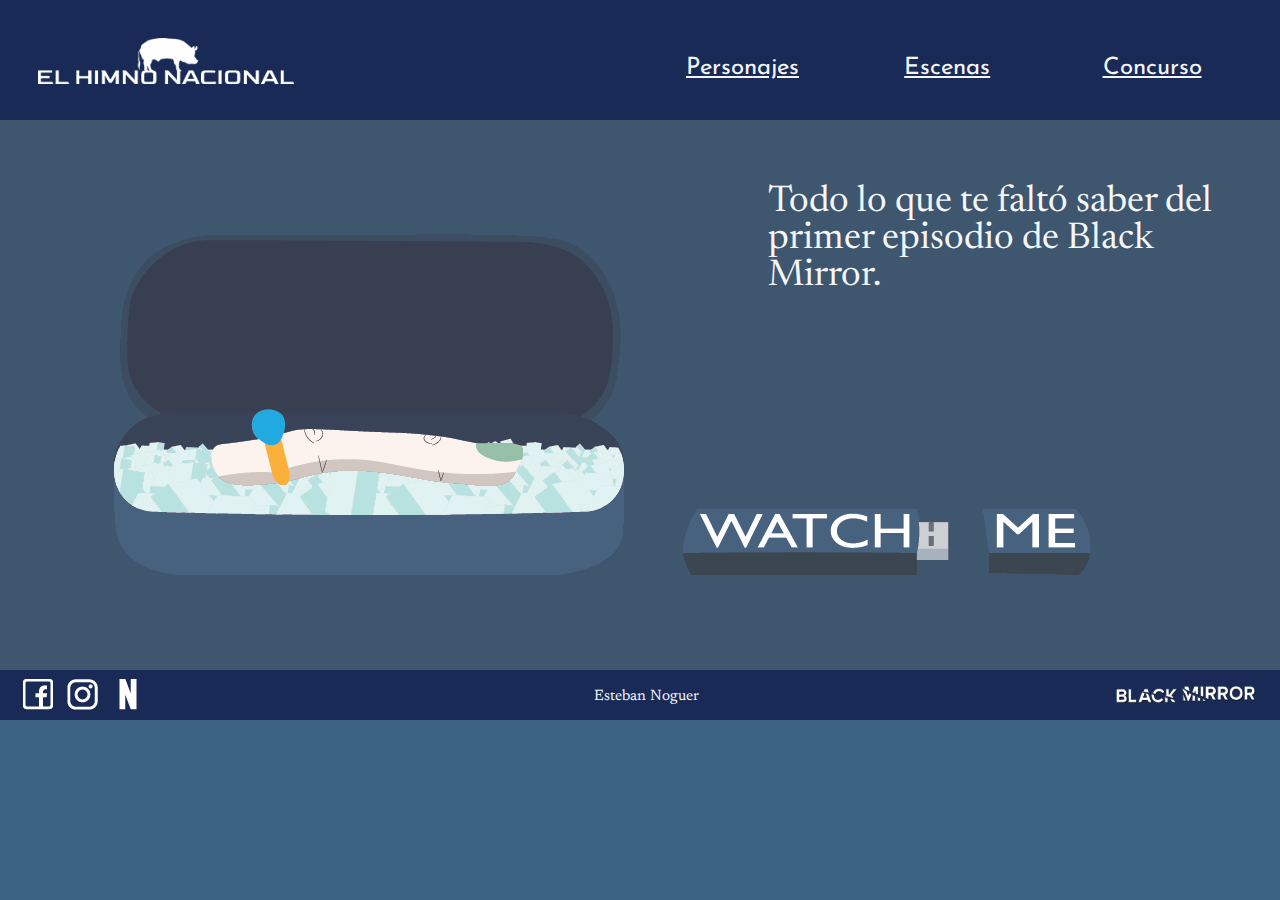
<file: index.html>
<!DOCTYPE html>
<html>
<head>
	<meta charset="utf-8">
	<title>El Himno Nacional</title>
	<link rel="stylesheet" type="text/css" href="index.css">
</head>
<body>
<div id="contenedor">
	<div id="cabecera">
		<div id="menu">
			<a href="index.html"><img src="logo.png" id="logo" /></a>
			<ul>
			<li><a href="concurso.html">Concurso</a></li>
			<li><a href="escenas.html">Escenas</a></li>
			<li><a href="personajes.html">Personajes</a></li>
		</ul>
		</div>
	</div>
	<div id="section">
		<p class="floto">Todo lo que te faltó saber del primer episodio de Black Mirror.</p>
	</div>
	<div id="pie">
		<div id="logotipos">
		<li><a href="https://www.facebook.com/El-Himno-Nacional-103738041909008"><img src="facebook.png"></a></li>
		<li><a href="https://www.instagram.com/el_himnonacional/"><img src="instagram.png"></a></li>
		<li><a href="https://www.netflix.com/watch/70264857?trackId=14277283&tctx=-97%2C-97%2C%2C%2C%2C"><img src="netflix.png"></a></li>
		</div>
		<div id="nombre">
			<a href="micrositio.html" class="nombre">Esteban Noguer</a>
		</div>
		<div id="blackmirror">
			<li><a href="https://es.wikipedia.org/wiki/Black_Mirror"><img src="blackmirror.png"></a></li>		
		</div>
	</div>
</div>

</body>
</html>
</file>
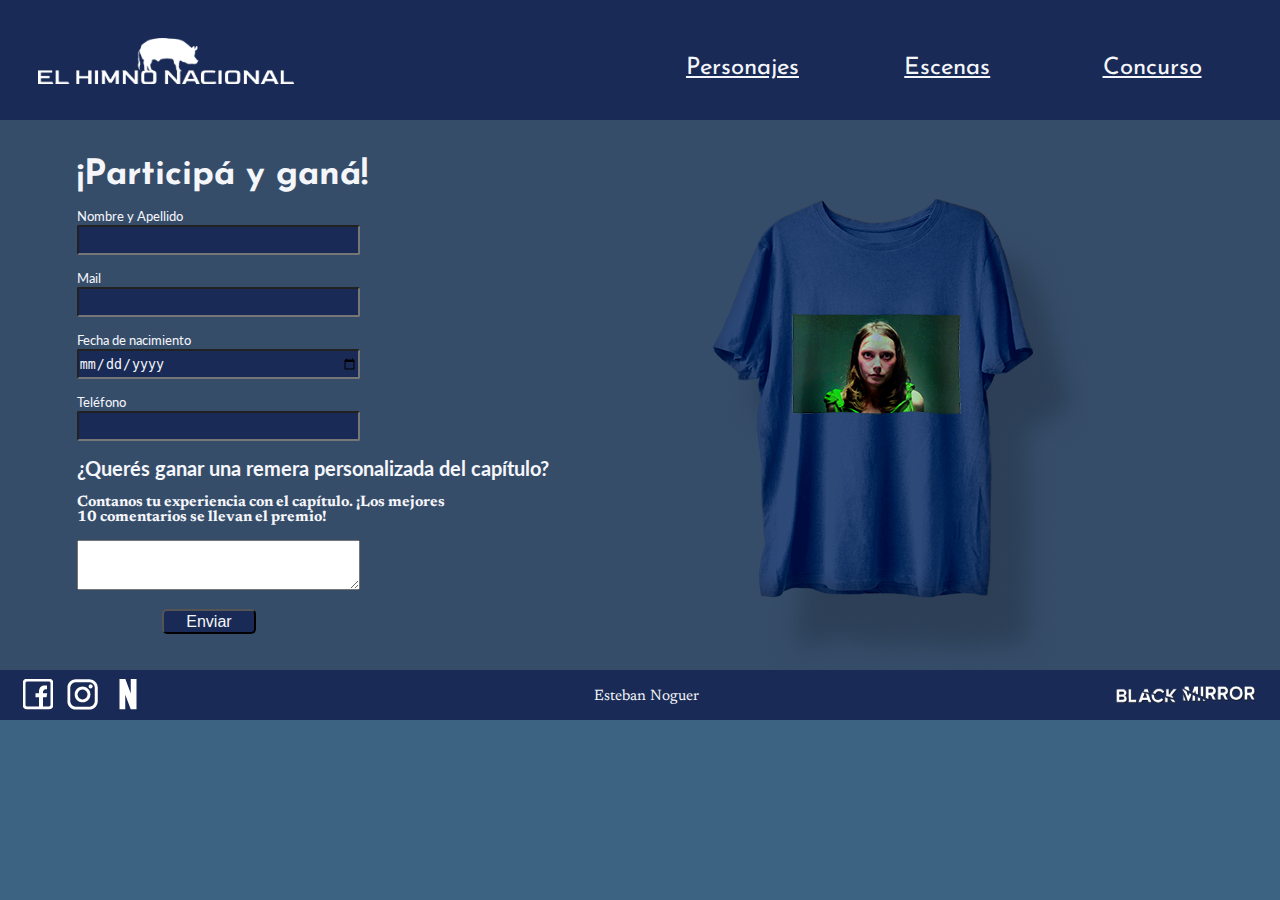
<file: concurso.html>
<!DOCTYPE html>
<html>
<head>
	<meta charset="utf-8">
	<title>Concurso</title>
	<link rel="stylesheet" type="text/css" href="index.css">
</head>
<body>
<div id="contenedor">
	<div id="cabecera">
		<div id="menu">
			<a href="index.html"><img src="logo.png" id="logo" /></a>
			<ul>
			<li><a href="concurso.html">Concurso</a></li>
			<li><a href="escenas.html">Escenas</a></li>
			<li><a href="personajes.html">Personajes</a></li>
		</ul>
		</div>
	</div>	
	<div id="seccion">
		<div>
			<form method="post" action="mailto:mimail@gmail.com" id="form">

			<h1 class="inicio"> ¡Participá y ganá! </h1>

			<br>

			<label class="formulario"> Nombre y Apellido </label> <br>
			<input type="text" name="nombre" class="caja"> <br>

			<br>

			<label class="formulario"> Mail </label> <br>
			<input type="email" name="miemail" class="caja"> <br>

			<br>

			<label class="formulario"> Fecha de nacimiento </label> <br>
			<input type="date" name="fecha" class="caja"> <br>
			<br>

			<label class="formulario"> Teléfono </label> <br>
			<input type="number" name="telefono" class="caja"> <br>

			<br>
	
			<h2 class="formulario1"> ¿Querés ganar una remera personalizada del capítulo? </h2>

			<br>

			<h3 class="formulario2"> Contanos tu experiencia con el capítulo. ¡Los mejores <br> 10 comentarios se llevan el premio! </h3>

			<br>

		<textarea class="comentario" class="caja"></textarea> <br>	
		
		<br>

		<input type="submit" name="btn" value="Enviar" class="boton">
		
		</form>

		<img src="remera.png" id="remera">

		</div>
	</div>
	<div id="pie">
		<div id="logotipos">
		<li><a href="https://www.facebook.com/El-Himno-Nacional-103738041909008"><img src="facebook.png"></a></li>
		<li><a href="https://www.instagram.com/el_himnonacional/"><img src="instagram.png"></a></li>
		<li><a href="https://www.netflix.com/watch/70264857?trackId=14277283&tctx=-97%2C-97%2C%2C%2C%2C"><img src="netflix.png"></a></li>
		</div>
		<div id="nombre">
			<a href="micrositio.html" class="nombre">Esteban Noguer</a>
		</div>
		<div id="blackmirror">
			<li><a href="https://es.wikipedia.org/wiki/Black_Mirror"><img src="blackmirror.png"></a></li>		
		</div>
	</div>
</div>

</body>
</html>
</file>
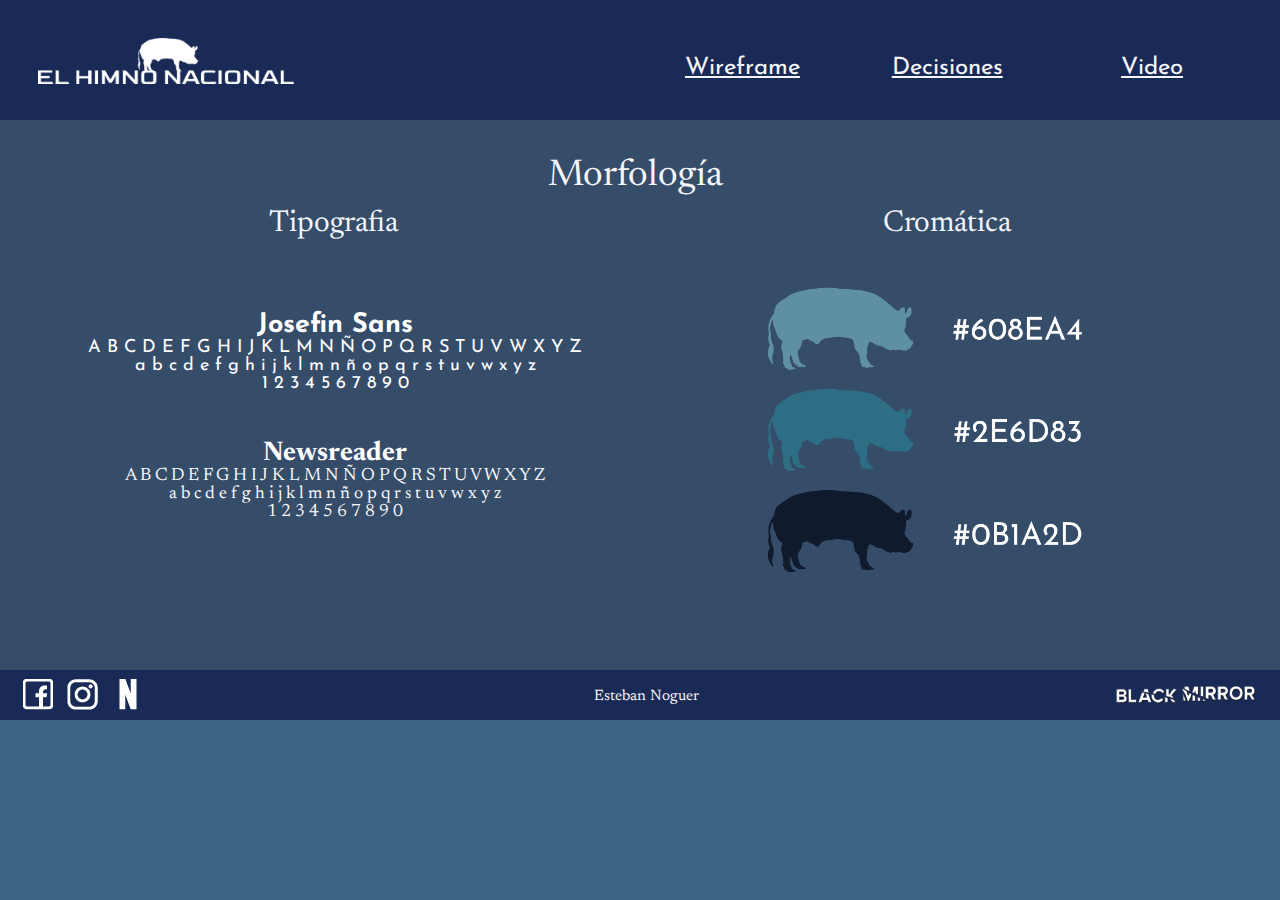
<file: decisiones.html>
<!DOCTYPE html>
<html>
<head>
	<meta charset="utf-8">
	<title>Decisiones</title>
	<link rel="stylesheet" type="text/css" href="index.css">
</head>
<body>
<div id="contenedor">
	<div id="cabecera">
		<div id="menu">
			<a href="index.html"><img src="logo.png" id="logo" /></a>
			<ul>
			<li><a href="video.html">Video</a></li>
			<li><a href="decisiones.html">Decisiones</a></li>
			<li><a href="wireframe.html">Wireframe</a></li>
		</ul>
		</div>
	</div>
	<div id="seccion">
		<p class="floatd">Morfología</p>
	</div>
	
	<p id="subtitulo"> Tipografia </p>
	
	<div id="tipografia" class="fuente7"> <h2 id="subtitulo3"> Josefin Sans </h2> 
	
	A B C D E F G H I J K L M N Ñ O P Q R S T U V W X Y Z<br> a b c d e f g h i  j k l m n ñ o p q r s t u v w x y z <br> 1 2 3 4 5 6 7 8 9 0

	</div>

	<div id="tipografia2" class="fuente2"> <h2 id="subtitulo3"> Newsreader </h2> 
	
	A B C D E F G H I J K L M N Ñ O P Q R S T U V W X Y Z<br> a b c d e f g h i  j k l m n ñ o p q r s t u v w x y z <br> 1 2 3 4 5 6 7 8 9 0

	</div>

	<p id="subtitulo2"> Cromática </p>

	<div id="croma">
		<img src="paletacroma.png" height="100%" width="100%" class="flotocroma">
	</div>
		
	<div id="pie">
		<div id="logotipos">
		<li><a href="https://www.facebook.com/El-Himno-Nacional-103738041909008"><img src="facebook.png"></a></li>
		<li><a href="https://www.instagram.com/el_himnonacional/"><img src="instagram.png"></a></li>
		<li><a href="https://www.netflix.com/watch/70264857?trackId=14277283&tctx=-97%2C-97%2C%2C%2C%2C"><img src="netflix.png"></a></li>
		</div>
		<div id="nombre">
			<a href="micrositio.html" class="nombre">Esteban Noguer</a>
		</div>
		<div id="blackmirror">
			<li><a href="https://es.wikipedia.org/wiki/Black_Mirror"><img src="blackmirror.png"></a></li>		
		</div>
	</div>
</div>

</body>
</html>
</file>
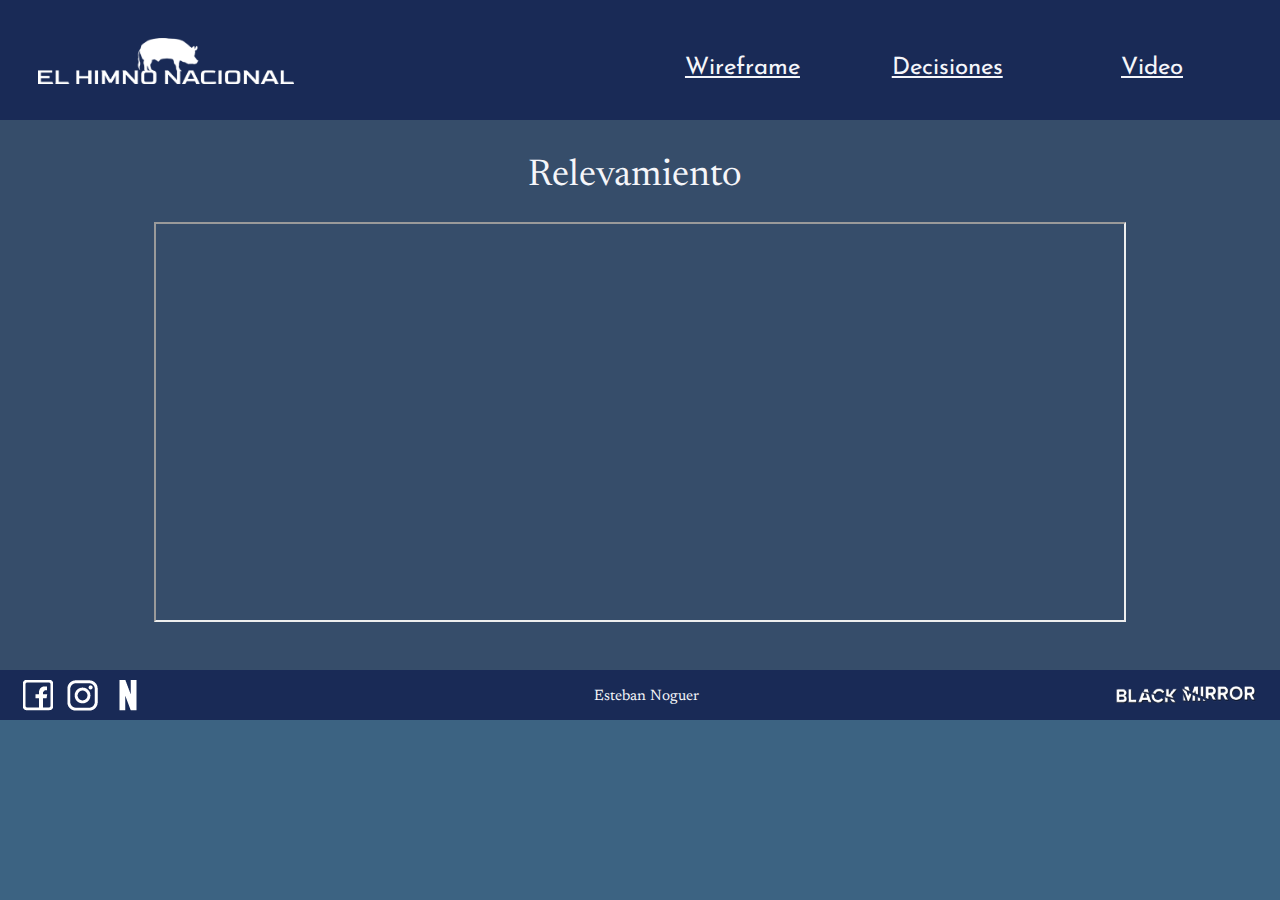
<file: micrositio.html>
<!DOCTYPE html>
<html>
<head>
	<meta charset="utf-8">
	<title>Micrositio</title>
	<link rel="stylesheet" type="text/css" href="index.css">
</head>
<body>
<div id="contenedor">
	<div id="cabecera">
		<div id="menu">
			<a href="index.html"><img src="logo.png" id="logo" /></a>
			<ul>
			<li><a href="video.html">Video</a></li>
			<li><a href="decisiones.html">Decisiones</a></li>
			<li><a href="wireframe.html">Wireframe</a></li>
		</ul>
		</div>
	</div>
	<div id="seccion">
		<p class="float">Relevamiento</p>
	</div>

	<div id="pdf">
	 		<iframe src="https://docs.google.com/viewer?srcid=1h2yMnbwcActmU5X0nmQjfsnYw5u7FSM2&pid=explorer&efh=false&a=v&chrome=false&embedded=true" width="100%" height="400px"></iframe></div>

	<div id="pie">
		<div id="logotipos">
		<li><a href="https://www.facebook.com/El-Himno-Nacional-103738041909008"><img src="facebook.png"></a></li>
		<li><a href="https://www.instagram.com/el_himnonacional/"><img src="instagram.png"></a></li>
		<li><a href="https://www.netflix.com/watch/70264857?trackId=14277283&tctx=-97%2C-97%2C%2C%2C%2C"><img src="netflix.png"></a></li>
		</div>
		<div id="nombre">
			<a href="micrositio.html" class="nombre">Esteban Noguer</a>
		</div>
		<div id="blackmirror">
			<li><a href="https://es.wikipedia.org/wiki/Black_Mirror"><img src="blackmirror.png"></a></li>		
		</div>
	</div>
</div>

</body>
</html>
</file>
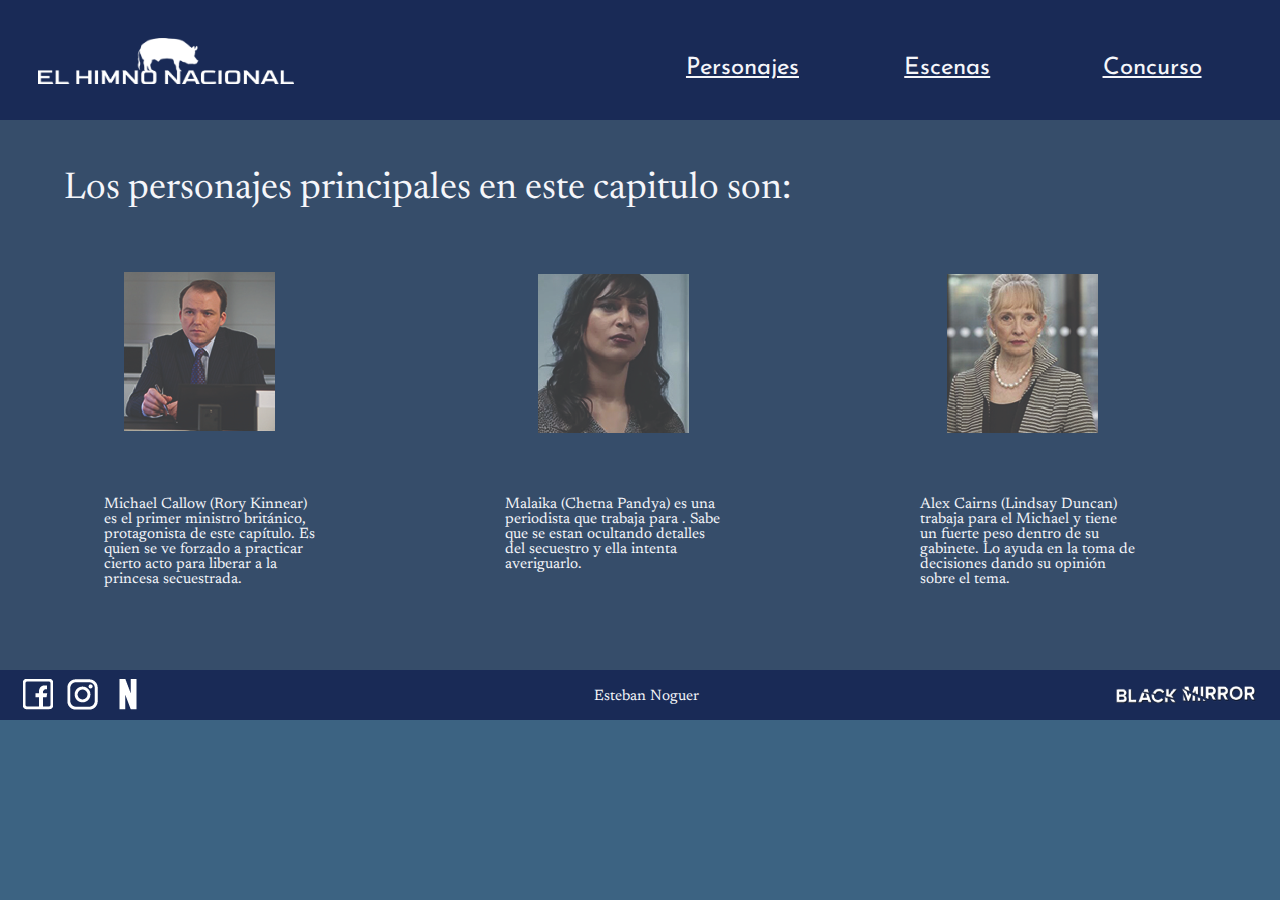
<file: personajes.html>
<!DOCTYPE html>
<html>
<head>
	<meta charset="utf-8">
	<title>Personajes</title>
	<link rel="stylesheet" type="text/css" href="index.css">
</head>
<body>
<div id="contenedor">
	<div id="cabecera">
		<div id="menu">
			<a href="index.html"><img src="logo.png" id="logo" /></a>
			<ul>
			<li><a href="concurso.html">Concurso</a></li>
			<li><a href="escenas.html">Escenas</a></li>
			<li><a href="personajes.html">Personajes</a></li>
		</ul>
		</div>
	</div>
	<div id="seccion">
		<p class="flotar">Los personajes principales en este capitulo son:</p>
		<br>
		<br>
		<div id="fotos">
			<img id="img1" src="personaje1.jpg">
			<img id="img2" src="personaje2.jpg">
			<img id="img3" src="personaje3.jpg">
		</div>
		
		<br>

		<div id="descripcion1" class="fuente1">Michael Callow  (Rory Kinnear) es el primer ministro británico, protagonista de este capítulo. Es quien se ve forzado a practicar cierto acto para liberar a la princesa secuestrada.</div>
		<div id="descripcion2" class="fuente1">Malaika (Chetna Pandya) es una periodista que trabaja para . Sabe que se estan ocultando detalles del secuestro y ella intenta averiguarlo.</div>
		<div id="descripcion3" class="fuente1">Alex Cairns (Lindsay Duncan) trabaja para el Michael y tiene un fuerte peso dentro de su gabinete. Lo ayuda en la toma de decisiones dando su opinión sobre el tema.</div>
	</div>
	<div id="pie">
		<div id="logotipos">
		<li><a href="https://www.facebook.com/El-Himno-Nacional-103738041909008"><img src="facebook.png"></a></li>
		<li><a href="https://www.instagram.com/el_himnonacional/"><img src="instagram.png"></a></li>
		<li><a href="https://www.netflix.com/watch/70264857?trackId=14277283&tctx=-97%2C-97%2C%2C%2C%2C"><img src="netflix.png"></a></li>
		</div>
		<div id="nombre">
			<a href="micrositio.html" class="nombre">Esteban Noguer</a>
		</div>
		<div id="blackmirror">
			<li><a href="https://es.wikipedia.org/wiki/Black_Mirror"><img src="blackmirror.png"></a></li>		
		</div>
	</div>
</div>

</body>
</html>
</file>
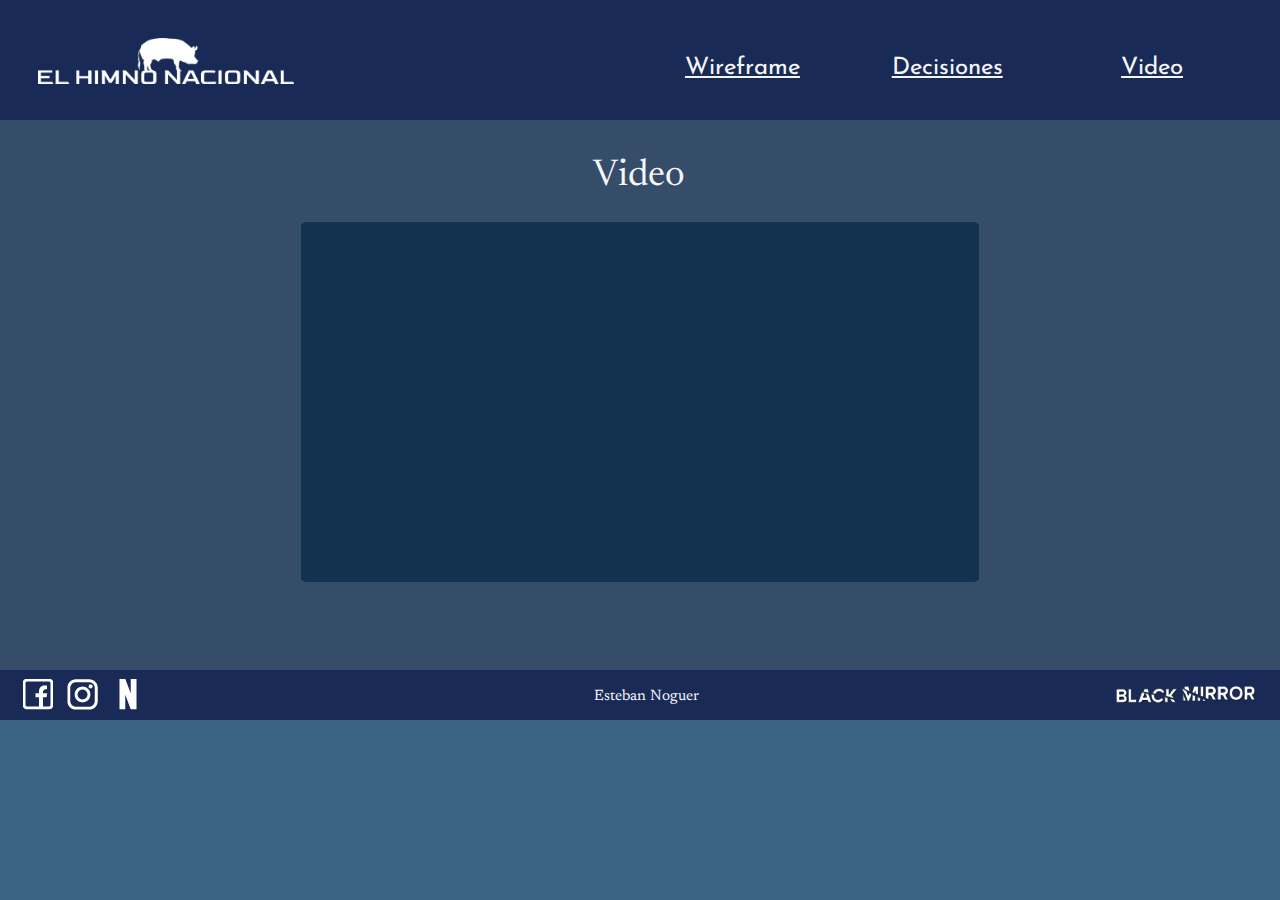
<file: video.html>
<!DOCTYPE html>
<html>
<head>
	<meta charset="utf-8">
	<title>Video</title>
	<link rel="stylesheet" type="text/css" href="index.css">
</head>
<body>
<div id="contenedor">
	<div id="cabecera">
		<div id="menu">
			<a href="index.html"><img src="logo.png" id="logo" /></a>
			<ul>
			<li><a href="video.html">Video</a></li>
			<li><a href="decisiones.html">Decisiones</a></li>
			<li><a href="wireframe.html">Wireframe</a></li>
		</ul>
		</div>
	</div>

	<div id="seccion">
		<p class="floatv">Video</p>
	</div>

	<div id="video"> 
		<br> 
		<iframe width="655" height="315" src="https://www.youtube.com/embed/UFFn7xMrkjo" title="YouTube video player" frameborder="0" allow="accelerometer; autoplay; clipboard-write; encrypted-media; gyroscope; picture-in-picture" allowfullscreen></iframe>
	</div>
		
	<div id="pie">
		<div id="logotipos">
		<li><a href="https://www.facebook.com/El-Himno-Nacional-103738041909008"><img src="facebook.png"></a></li>
		<li><a href="https://www.instagram.com/el_himnonacional/"><img src="instagram.png"></a></li>
		<li><a href="https://www.netflix.com/watch/70264857?trackId=14277283&tctx=-97%2C-97%2C%2C%2C%2C"><img src="netflix.png"></a></li>
		</div>
		<div id="nombre">
			<a href="micrositio.html" class="nombre">Esteban Noguer</a>
		</div>
		<div id="blackmirror">
			<li><a href="https://es.wikipedia.org/wiki/Black_Mirror"><img src="blackmirror.png"></a></li>		
		</div>
	</div>
</div>

</body>
</html>
</file>
<file: index.css>
@import url('https://fonts.googleapis.com/css2?family=Josefin+Sans:wght@300;400&family=Lato:wght@300;400&family=Newsreader&display=swap');

*{
	margin: 0;
    padding: 0;
    box-sizing: border-box;
    max-width: 1280px;
    max-height: 720px;
    margin-left: auto;
    margin-right: auto;
}

body{
	font-family: 'Newsreader', serif;
	color: #f5f6fa;
	font-size: 15px;
	background-color: #3c6382;
}

p{
	margin-top: 3%;
	margin-left: 5%;
	margin-right: 5%;
}

#contenedor{
	width: 100%;
	height: auto;
	margin-left: auto;
	margin-right: auto;
}

#cabecera{
	width: 100%;
	height: 120px;
	background-color: #192a56;
}

#section{
	width: 100%;
	height: 550px;
	background-image: url(fondo.jpg);
	}

#seccion{
	width: 100%;
	height: 550px;
	background-color: #364D6A;
	}

#fotos{
	width: 10%;
    height: 6%;
    margin-left: 30%;
    margin-right: 30%;
    margin-top: 60%;
    display: inline;
}

#escenas{
	width: 10%;
    height: 6%;
    margin-left: 20%;
    margin-right: 15%;
    padding-top: 5%;
    display: inline;
}

#pie{
	width: 100%;
	height: 50px;
	background-color: #192a56;
	position: absolute;
}

#menu li {
	display: inline;
}

#menu li a{
	width: 12%;
	font-size: 24px;
	text-orientation: none;
	text-align: center;
	float: right;
	padding: 1%;
	margin-right: 4%;
	margin-top: -3.5%;
	color: #f5f6fa;
	font-family: 'Josefin Sans', sans-serif;
}

#logo{
	width: 20%;
	height: 20%;
	margin-top: 3%;
	margin-left: 3%;
}

.floto{
	float: right;
	font-size: 37px;
	margin-right: 5%;
	margin-top: 5%;
	margin-left: 60%;
}

.flotar{
	float: left;
	font-size: 37px;
	margin-right: 30%;
	margin-top: 4%;
	margin-left: 5%;
}

.float{
	float: right;
	font-size: 37px;
	margin-right: 42%;
	margin-top: 3%;
	margin-left: 60%;
}

.floatw{
	float: right;
	font-size: 37px;
	margin-right: 36%;
	margin-top: 3%;
	margin-left: 20%;
}

.floatd{
	float: right;
	font-size: 37px;
	margin-right: 43.5%;
	margin-top: 3%;
	margin-left: 20%;
}

.floatv{
	float: right;
	font-size: 37px;
	margin-right: 46.5%;
	margin-top: 3%;
	margin-left: 20%;
}

.acomodar{
	float: left;
}

#logotipos li {
	display: inline;
}

#logotipos li a{
	width: 2.5%;
	float: left;
	padding: 0.6%;
	margin-top: -0.1%;
	margin-left: 1%;
}

#nombre{
	font-family: 'Josefin Sans', sans-serif;
	color: #f5f6fa;
	float: left;
	font-size: 14px;
	text-align: center;
	width: 20%;
	padding: 1.5%;
	margin-left: 30%;
}

#blackmirror li {
	display: inline;
}

#blackmirror li a{
	width: 1%;
	float: right;
	padding: 1%;
	margin-right: 12%;
}

#descripcion1{
	width: 27%;
    height: 40%;
    margin-left: 40px;
    float: left;
    padding: 5%;
    border-radius: 2%;
}

#descripcion2{
	width: 27%;
    height: 40%;
    margin-left: 55px;
    float: left;
    padding: 5%;
    border-radius: 2%;
}

#descripcion3{
	width: 27%;
    height: 40%;
    margin-left: 70px;
    float: left;
    padding: 5%;
    border-radius: 2%;
}

.fuente1{
	font-family: 'Newsreader', serif;
    color: #f5f6fa;
    font-size: 15px;
    text-decoration: none;
    margin-right: 0%;
    margin-top: -5%;
    margin-left: 15%;
}

#form{
	padding: 1%;
	float: left;
	margin-left: 5%;
	margin-right: auto;
	margin-top: 2%;
}

.inicio {
	font-family: 'Josefin Sans', sans-serif;
	color: #f5f6fa;
    font-size: 35px;
}

.formulario {
	font-family: 'Lato', sans-serif;
	color: #f5f6fa;
    font-size: 13px;
}

.formulario1 {
	font-family: 'Lato', sans-serif;
	color: #f5f6fa;
    font-size: 20px;
}

.formulario2 {
	font-family: 'Newsreader', serif;
	color: #f5f6fa;
    font-size: 15px;
    text-decoration: none;
}

.caja{
	width: 60%;
	height: 30px;
	background-color: #192a56;
	color: #f5f6fa;
	border-radius: 2px;
}

.comentario{
	width: 60%;
	height: 50px;
}

.boton{
	width: 20%;
	height: 25px;
	border-radius: 5px;
	background-color: #192a56;
	color: #f5f6fa;
	font-size: 16px;
	margin-left: 18%;
}

#remera{
	float: right;
	margin-left: 40%;
	margin-right: 15%;
	margin-top: -37%;
}

#img1{
	margin-left: 60px;
    float: left;
    padding: 5%;
    border-radius: 2%;
}

#img2{
	margin-left: 135px;
    float: left;
    padding: 5%;
    border-radius: 2%;
    margin-top: -1%;
}

#img3{
	margin-left: 130px;
    float: left;
    padding: 5%;
    border-radius: 2%;
    margin-top: -1%;
}

.escena1{
	margin-left: 60px;
    float: left;
    padding: 3%;
}

.escena2{
	margin-left: 60px;
    float: left;
    padding: 3%;
}

.escena3{
	margin-left: 60px;
    float: left;
    padding: 3%;
}

.escena4{
	margin-left: 60px;
    float: left;
    padding: 3%;
    margin-top: -1%;
}

#foto1{
	width: 20%;
    height: 40%;
    margin-left: 40px;
    float: left;
    padding: 5%;
    border-radius: 2%;
}

#foto2{
	width: 20%;
    height: 40%;
    margin-left: 55px;
    float: left;
    padding: 5%;
    border-radius: 2%;
}

#foto3{
	width: 20%;
    height: 40%;
    margin-left: 50px;
    float: left;
    padding: 5%;
    border-radius: 2%;
}

#foto4{
	width: 20%;
    height: 40%;
    margin-left: 50px;
    float: left;
    padding: 5%;
    border-radius: 2%;
}

.nombre{
	font-family: 'Newsreader', serif;
	color: #f5f6fa;
	font-size: 15px;
	text-decoration: none;
	height: 5px;
}

#pdf{
	width: 80%;
	height: 420px;
	margin-left: auto;	
	margin-right: auto;
	padding: 2%;
	margin-top: -37%;
	margin-bottom: 4.2%;
}

#wireframe{
	width: 90%;
	height: 350px;
	background-color: rgba( 3, 39, 69, 3);
	margin-left: auto;
	margin-right: auto;
	margin-top: -33%;
	margin-bottom: 5.7%;
}

.foto1{
    margin-left: 70px;
    float: left;
    padding: 1%;
    border-radius: 2%;
    margin-top: 40px;
}

.foto2{
    margin-left: 20px;
    float: left;
    padding: 1%;
    border-radius: 2%;
    margin-top: 40px;
}

.foto3{
    margin-left: 20px;
    float: left;
    padding: 1%;
    border-radius: 2%;
    margin-top: 40px;
}

.foto4{
    margin-left: 20px;
    float: left;
    padding: 1%;
    border-radius: 2%;
    margin-top: 40px;
}

.foto5{
    margin-left: 70px;
    float: left;
    padding: 1%;
    border-radius: 2%;
    margin-top: 20px;
}

.foto6{
    margin-left: 20px;
    float: left;
    padding: 1%;
    border-radius: 2%;
    margin-top: 20px;
}

.foto7{
    margin-left: 20px;
    float: left;
    padding: 1%;
    border-radius: 2%;
    margin-top: 20px;
}

.foto8{
    margin-left: 20px;
    float: left;
    padding: 1%;
    border-radius: 2%;
    margin-top: 20px;
}

#subtitulo{
	float: left;
	font-size: 30px;
	margin-right: 0%;
	margin-top: -36%;
	margin-left: 21%;
}

#tipografia{
	width: 43%;
	height: 50%;
	margin-left: 60px;
	float: left;
	padding: 2%;
	border-radius: 1%;
	margin-top: -30%;
}

.fuente7{
	font-family: 'Josefin Sans', sans-serif;
	color: #ffffff;
	font-size: 18px;
	text-decoration: none;
	margin-right: 0%;
	margin-top: 2%;
	margin-left: 7%;
	text-align: center;	
}

#tipografia2{
	width: 43%;
	height: 50%;
	margin-left: 60px;
	float: left;
	padding: 2%;
	border-radius: 1%;
	margin-top: -20%;
}

.fuente2{
	font-family: 'Newsreader', serif;
	color: #ffffff;
	font-size: 18px;
	text-decoration: none;
	margin-right: 0%;
	margin-top: 2%;
	margin-left: 7%;
	text-align: center;	
}

#subtitulo2{
	float: right;
	font-size: 30px;
	margin-right: 21%;
	margin-top: -36%;
	margin-left: 0%;
}

#croma{
	width: 25%;
	height: 35%;
	margin-right: 15%;
	margin-top: -30%;
	float: right;
}

#video{
	margin-left: auto;	
	margin-right: auto;	
	margin-top: -35%;
	width: 53%;
	height: 70%;
	background-color: rgba( 3, 39, 69, 0.7);
	padding: 1%;
	border-radius: 1%;
	margin-bottom: 6.9%;
}
</file>
